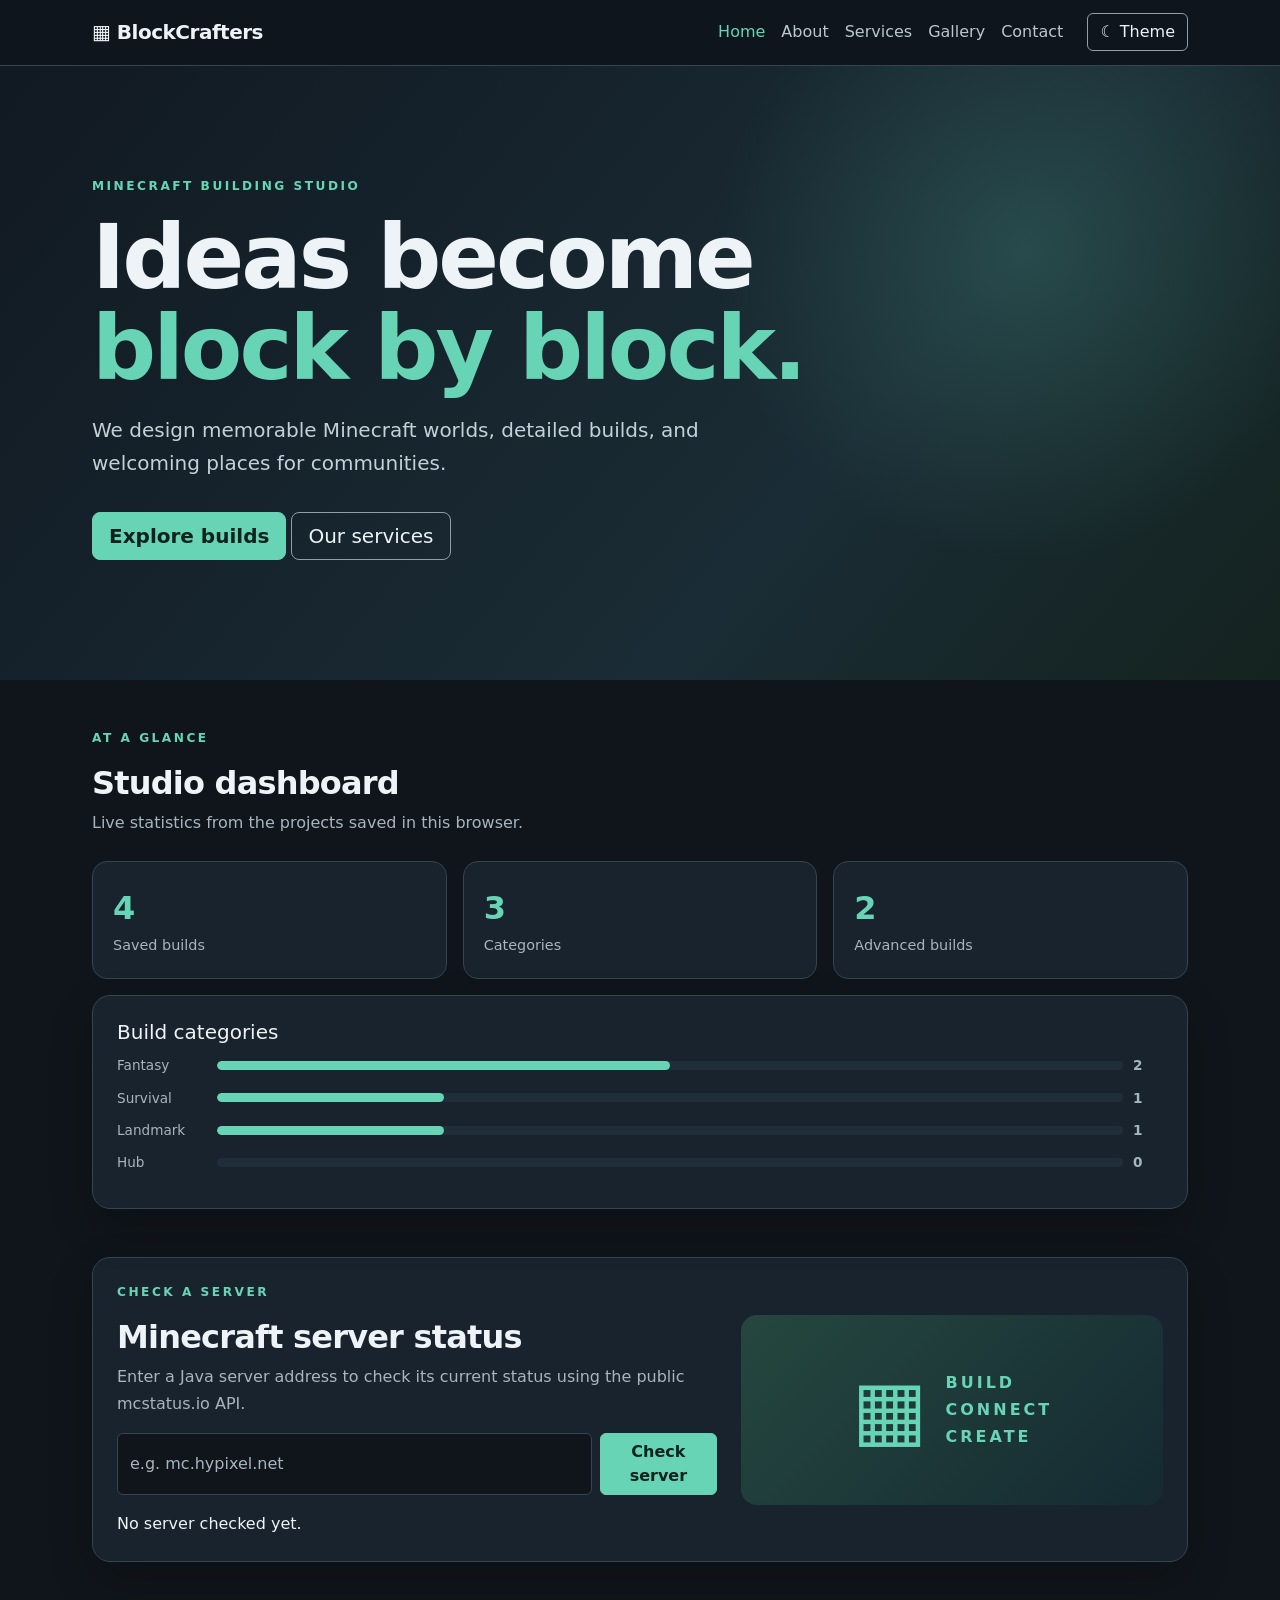
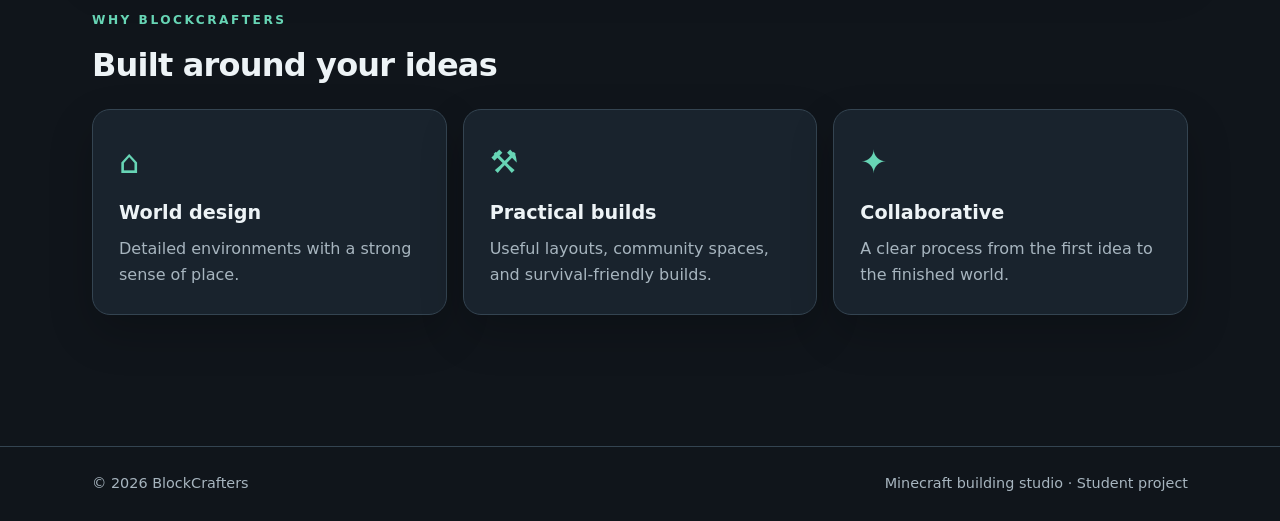
<file: index.html>
<!DOCTYPE html>
<html lang="en">
<head>
  <meta charset="UTF-8">
  <meta name="viewport" content="width=device-width, initial-scale=1.0">
  <title>BlockCrafters | Home</title>
  <link rel="stylesheet" href="https://cdn.jsdelivr.net/npm/bootstrap@5.3.3/dist/css/bootstrap.min.css">
  <link rel="stylesheet" href="css/style.css">
</head>
<body>
<nav class="navbar navbar-expand-lg sticky-top">
  <div class="container">
    <a class="navbar-brand" href="index.html">▦ BlockCrafters</a>
    <button class="navbar-toggler" type="button" data-bs-toggle="collapse" data-bs-target="#nav">
      <span class="navbar-toggler-icon"></span>
    </button>
    <div class="collapse navbar-collapse" id="nav">
      <ul class="navbar-nav ms-auto">
        <li class="nav-item"><a class="nav-link active" href="index.html">Home</a></li>
        <li class="nav-item"><a class="nav-link" href="about.html">About</a></li>
        <li class="nav-item"><a class="nav-link" href="services.html">Services</a></li>
        <li class="nav-item"><a class="nav-link" href="gallery.html">Gallery</a></li>
        <li class="nav-item"><a class="nav-link" href="contact.html">Contact</a></li>
      </ul>
      <button id="themeToggle" class="btn btn-outline-light ms-lg-3">☾ Theme</button>
    </div>
  </div>
</nav>

<header class="hero">
  <div class="container">
    <p class="eyebrow">MINECRAFT BUILDING STUDIO</p>
    <h1>Ideas become<br><span>block by block.</span></h1>
    <p class="lead">We design memorable Minecraft worlds, detailed builds, and welcoming places for communities.</p>
    <a class="btn btn-primary btn-lg" href="gallery.html">Explore builds</a>
    <a class="btn btn-outline-light btn-lg" href="services.html">Our services</a>
  </div>
</header>

<main class="container py-5">
  <section class="section-heading">
    <p class="eyebrow">AT A GLANCE</p>
    <h2>Studio dashboard</h2>
    <p>Live statistics from the projects saved in this browser.</p>
  </section>

  <div id="dashboardStats" class="row g-3 mb-5"></div>

  <section class="panel p-4">
    <div class="row align-items-center g-4">
      <div class="col-lg-7">
        <p class="eyebrow">CHECK A SERVER</p>
        <h2>Minecraft server status</h2>
        <p class="muted">Enter a Java server address to check its current status using the public mcstatus.io API.</p>
        <form id="serverForm" class="d-flex flex-column flex-sm-row gap-2">
          <input id="serverAddress" class="form-control" placeholder="e.g. mc.hypixel.net" aria-label="Minecraft server address">
          <button class="btn btn-primary">Check server</button>
        </form>
        <div id="serverResult" class="mt-3" aria-live="polite">No server checked yet.</div>
      </div>
      <div class="col-lg-5">
        <div class="server-art">▦<span>BUILD<br>CONNECT<br>CREATE</span></div>
      </div>
    </div>
  </section>

  <section class="py-5">
    <div class="section-heading">
      <p class="eyebrow">WHY BLOCKCRAFTERS</p>
      <h2>Built around your ideas</h2>
    </div>
    <div class="row g-3">
      <div class="col-md-4">
        <article class="feature-card">
          <div class="feature-icon">⌂</div>
          <h3>World design</h3>
          <p>Detailed environments with a strong sense of place.</p>
        </article>
      </div>
      <div class="col-md-4">
        <article class="feature-card">
          <div class="feature-icon">⚒</div>
          <h3>Practical builds</h3>
          <p>Useful layouts, community spaces, and survival-friendly builds.</p>
        </article>
      </div>
      <div class="col-md-4">
        <article class="feature-card">
          <div class="feature-icon">✦</div>
          <h3>Collaborative</h3>
          <p>A clear process from the first idea to the finished world.</p>
        </article>
      </div>
    </div>
  </section>
</main>

<footer>
  <div class="container d-flex flex-wrap justify-content-between gap-2">
    <span>© 2026 BlockCrafters</span>
    <span>Minecraft building studio · Student project</span>
  </div>
</footer>

<script src="https://code.jquery.com/jquery-3.7.1.min.js"></script>
<script src="https://cdn.jsdelivr.net/npm/bootstrap@5.3.3/dist/js/bootstrap.bundle.min.js"></script>
<script src="js/app.js"></script>
</body>
</html>
</file>
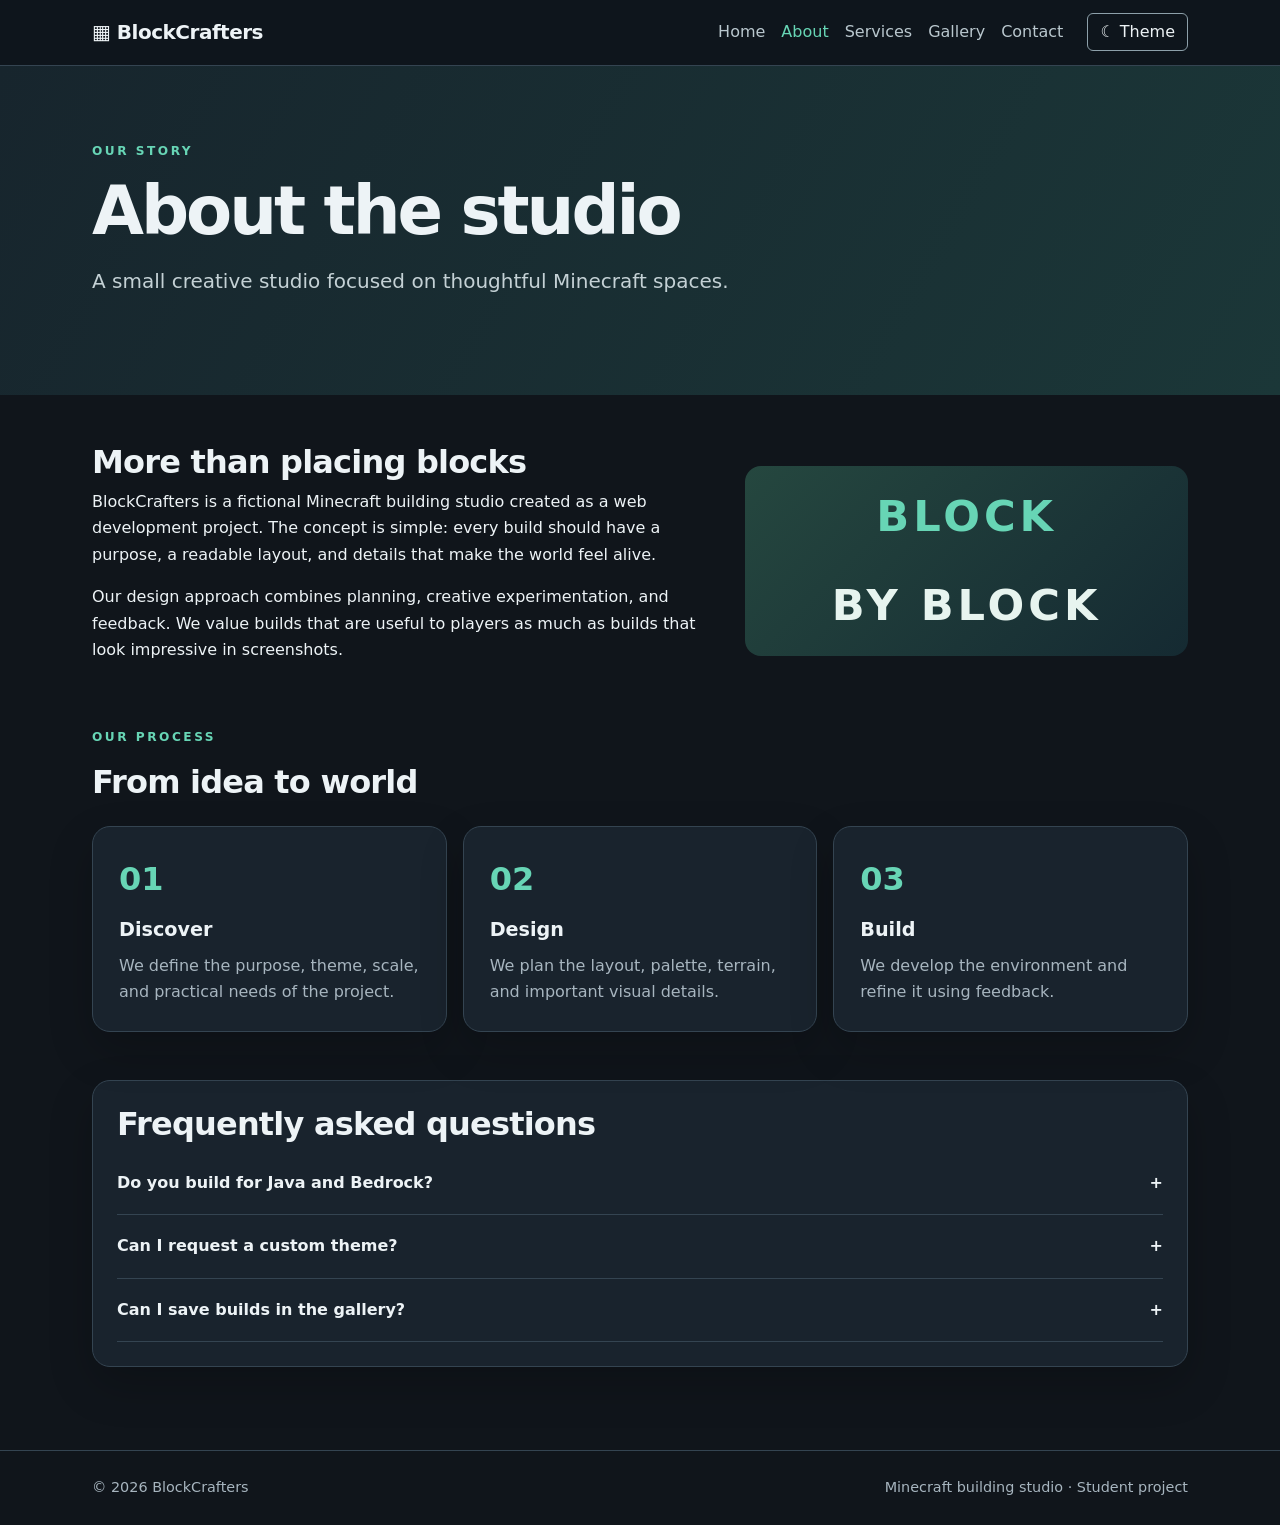
<file: about.html>
<!DOCTYPE html>
<html lang="en">
<head>
  <meta charset="UTF-8">
  <meta name="viewport" content="width=device-width, initial-scale=1.0">
  <title>BlockCrafters | About</title>
  <link rel="stylesheet" href="https://cdn.jsdelivr.net/npm/bootstrap@5.3.3/dist/css/bootstrap.min.css">
  <link rel="stylesheet" href="css/style.css">
</head>
<body>
<nav class="navbar navbar-expand-lg sticky-top">
  <div class="container">
    <a class="navbar-brand" href="index.html">▦ BlockCrafters</a>
    <button class="navbar-toggler" type="button" data-bs-toggle="collapse" data-bs-target="#nav"><span class="navbar-toggler-icon"></span></button>
    <div class="collapse navbar-collapse" id="nav">
      <ul class="navbar-nav ms-auto">
        <li class="nav-item"><a class="nav-link" href="index.html">Home</a></li>
        <li class="nav-item"><a class="nav-link active" href="about.html">About</a></li>
        <li class="nav-item"><a class="nav-link" href="services.html">Services</a></li>
        <li class="nav-item"><a class="nav-link" href="gallery.html">Gallery</a></li>
        <li class="nav-item"><a class="nav-link" href="contact.html">Contact</a></li>
      </ul>
      <button id="themeToggle" class="btn btn-outline-light ms-lg-3">☾ Theme</button>
    </div>
  </div>
</nav>

<header class="page-hero">
  <div class="container">
    <p class="eyebrow">OUR STORY</p>
    <h1>About the studio</h1>
    <p class="lead">A small creative studio focused on thoughtful Minecraft spaces.</p>
  </div>
</header>

<main class="container py-5">
  <div class="row g-4 align-items-center">
    <div class="col-lg-7">
      <h2>More than placing blocks</h2>
      <p>BlockCrafters is a fictional Minecraft building studio created as a web development project. The concept is simple: every build should have a purpose, a readable layout, and details that make the world feel alive.</p>
      <p>Our design approach combines planning, creative experimentation, and feedback. We value builds that are useful to players as much as builds that look impressive in screenshots.</p>
    </div>
    <div class="col-lg-5">
      <div class="about-art">BLOCK<br><span>BY BLOCK</span></div>
    </div>
  </div>

  <section class="py-5">
    <div class="section-heading">
      <p class="eyebrow">OUR PROCESS</p>
      <h2>From idea to world</h2>
    </div>
    <div class="row g-3">
      <div class="col-md-4">
        <article class="feature-card">
          <b class="step">01</b>
          <h3>Discover</h3>
          <p>We define the purpose, theme, scale, and practical needs of the project.</p>
        </article>
      </div>
      <div class="col-md-4">
        <article class="feature-card">
          <b class="step">02</b>
          <h3>Design</h3>
          <p>We plan the layout, palette, terrain, and important visual details.</p>
        </article>
      </div>
      <div class="col-md-4">
        <article class="feature-card">
          <b class="step">03</b>
          <h3>Build</h3>
          <p>We develop the environment and refine it using feedback.</p>
        </article>
      </div>
    </div>
  </section>

  <section class="panel p-4">
    <h2>Frequently asked questions</h2>

    <div class="faq-item">
      <button class="faq-question">Do you build for Java and Bedrock? <span>+</span></button>
      <div class="faq-answer"><p>The studio concept supports both editions, depending on the requested project and technical requirements.</p></div>
    </div>

    <div class="faq-item">
      <button class="faq-question">Can I request a custom theme? <span>+</span></button>
      <div class="faq-answer"><p>Yes. Share a theme, reference images, approximate size, and intended use through the contact page.</p></div>
    </div>

    <div class="faq-item">
      <button class="faq-question">Can I save builds in the gallery? <span>+</span></button>
      <div class="faq-answer"><p>Yes. The gallery manager lets you add, edit, search, filter, and remove local project entries.</p></div>
    </div>
  </section>
</main>

<footer>
  <div class="container d-flex justify-content-between flex-wrap gap-2">
    <span>© 2026 BlockCrafters</span>
    <span>Minecraft building studio · Student project</span>
  </div>
</footer>
<script src="https://code.jquery.com/jquery-3.7.1.min.js"></script>
<script src="https://cdn.jsdelivr.net/npm/bootstrap@5.3.3/dist/js/bootstrap.bundle.min.js"></script>
<script src="js/app.js"></script>
</body>
</html>
</file>
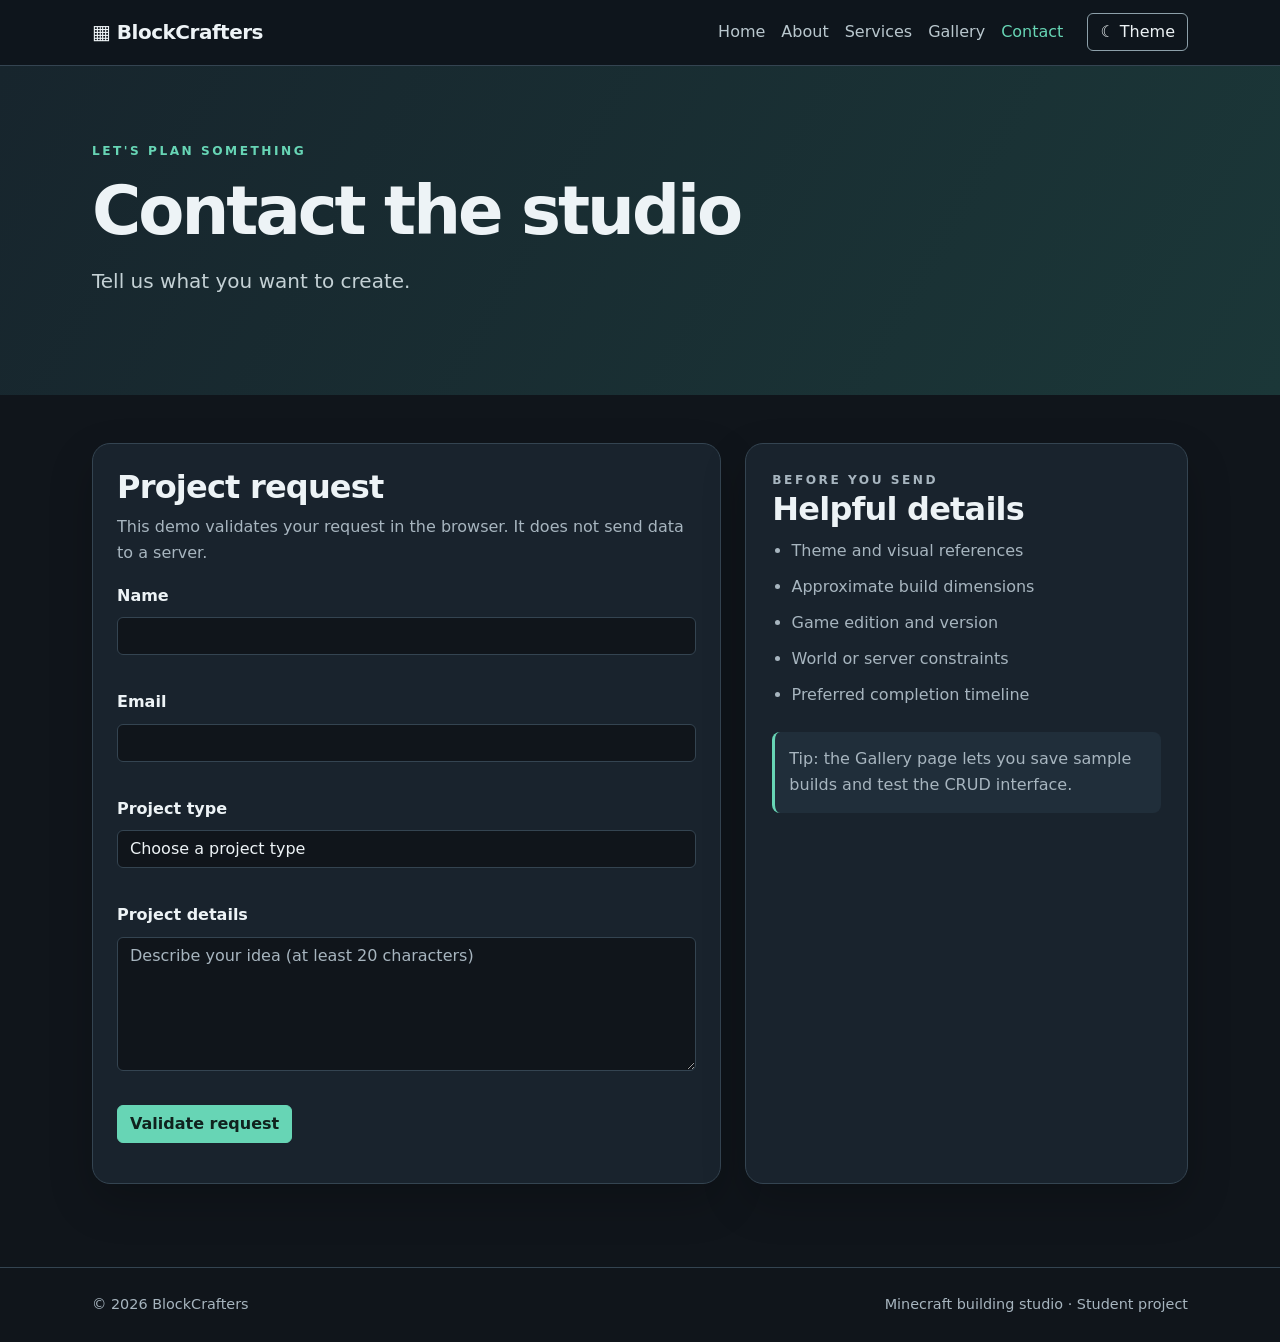
<file: contact.html>
<!DOCTYPE html>
<html lang="en">
<head>
  <meta charset="UTF-8">
  <meta name="viewport" content="width=device-width, initial-scale=1.0">
  <title>BlockCrafters | Contact</title>
  <link rel="stylesheet" href="https://cdn.jsdelivr.net/npm/bootstrap@5.3.3/dist/css/bootstrap.min.css">
  <link rel="stylesheet" href="css/style.css">
</head>
<body>
<nav class="navbar navbar-expand-lg sticky-top">
  <div class="container">
    <a class="navbar-brand" href="index.html">▦ BlockCrafters</a>
    <button class="navbar-toggler" type="button" data-bs-toggle="collapse" data-bs-target="#nav"><span class="navbar-toggler-icon"></span></button>
    <div class="collapse navbar-collapse" id="nav">
      <ul class="navbar-nav ms-auto">
        <li class="nav-item"><a class="nav-link" href="index.html">Home</a></li>
        <li class="nav-item"><a class="nav-link" href="about.html">About</a></li>
        <li class="nav-item"><a class="nav-link" href="services.html">Services</a></li>
        <li class="nav-item"><a class="nav-link" href="gallery.html">Gallery</a></li>
        <li class="nav-item"><a class="nav-link active" href="contact.html">Contact</a></li>
      </ul>
      <button id="themeToggle" class="btn btn-outline-light ms-lg-3">☾ Theme</button>
    </div>
  </div>
</nav>

<header class="page-hero">
  <div class="container">
    <p class="eyebrow">LET'S PLAN SOMETHING</p>
    <h1>Contact the studio</h1>
    <p class="lead">Tell us what you want to create.</p>
  </div>
</header>

<main class="container py-5">
  <div class="row g-4">
    <div class="col-lg-7">
      <section class="panel p-4">
        <h2>Project request</h2>
        <p class="muted">This demo validates your request in the browser. It does not send data to a server.</p>

        <form id="contactForm" novalidate>
          <div class="mb-3">
            <label class="form-label" for="contactName">Name</label>
            <input id="contactName" class="form-control" autocomplete="name">
            <small class="field-error" id="nameError"></small>
          </div>

          <div class="mb-3">
            <label class="form-label" for="contactEmail">Email</label>
            <input id="contactEmail" class="form-control" autocomplete="email">
            <small class="field-error" id="emailError"></small>
          </div>

          <div class="mb-3">
            <label class="form-label" for="contactType">Project type</label>
            <select id="contactType" class="form-select">
              <option value="">Choose a project type</option>
              <option>Spawn / Hub</option>
              <option>Fantasy build</option>
              <option>Survival base</option>
              <option>Terrain / Landscape</option>
              <option>Other</option>
            </select>
            <small class="field-error" id="typeError"></small>
          </div>

          <div class="mb-3">
            <label class="form-label" for="contactMessage">Project details</label>
            <textarea id="contactMessage" class="form-control" rows="5" placeholder="Describe your idea (at least 20 characters)"></textarea>
            <small class="field-error" id="messageError"></small>
          </div>

          <button class="btn btn-primary" type="submit">Validate request</button>
          <div id="contactSuccess" class="success-message mt-3" role="status"></div>
        </form>
      </section>
    </div>

    <div class="col-lg-5">
      <section class="feature-card h-100">
        <p class="eyebrow">BEFORE YOU SEND</p>
        <h2>Helpful details</h2>
        <ul class="help-list">
          <li>Theme and visual references</li>
          <li>Approximate build dimensions</li>
          <li>Game edition and version</li>
          <li>World or server constraints</li>
          <li>Preferred completion timeline</li>
        </ul>
        <div class="notice mt-4">Tip: the Gallery page lets you save sample builds and test the CRUD interface.</div>
      </section>
    </div>
  </div>
</main>

<footer>
  <div class="container d-flex justify-content-between flex-wrap gap-2">
    <span>© 2026 BlockCrafters</span>
    <span>Minecraft building studio · Student project</span>
  </div>
</footer>
<script src="https://code.jquery.com/jquery-3.7.1.min.js"></script>
<script src="https://cdn.jsdelivr.net/npm/bootstrap@5.3.3/dist/js/bootstrap.bundle.min.js"></script>
<script src="js/app.js"></script>
</body>
</html>
</file>
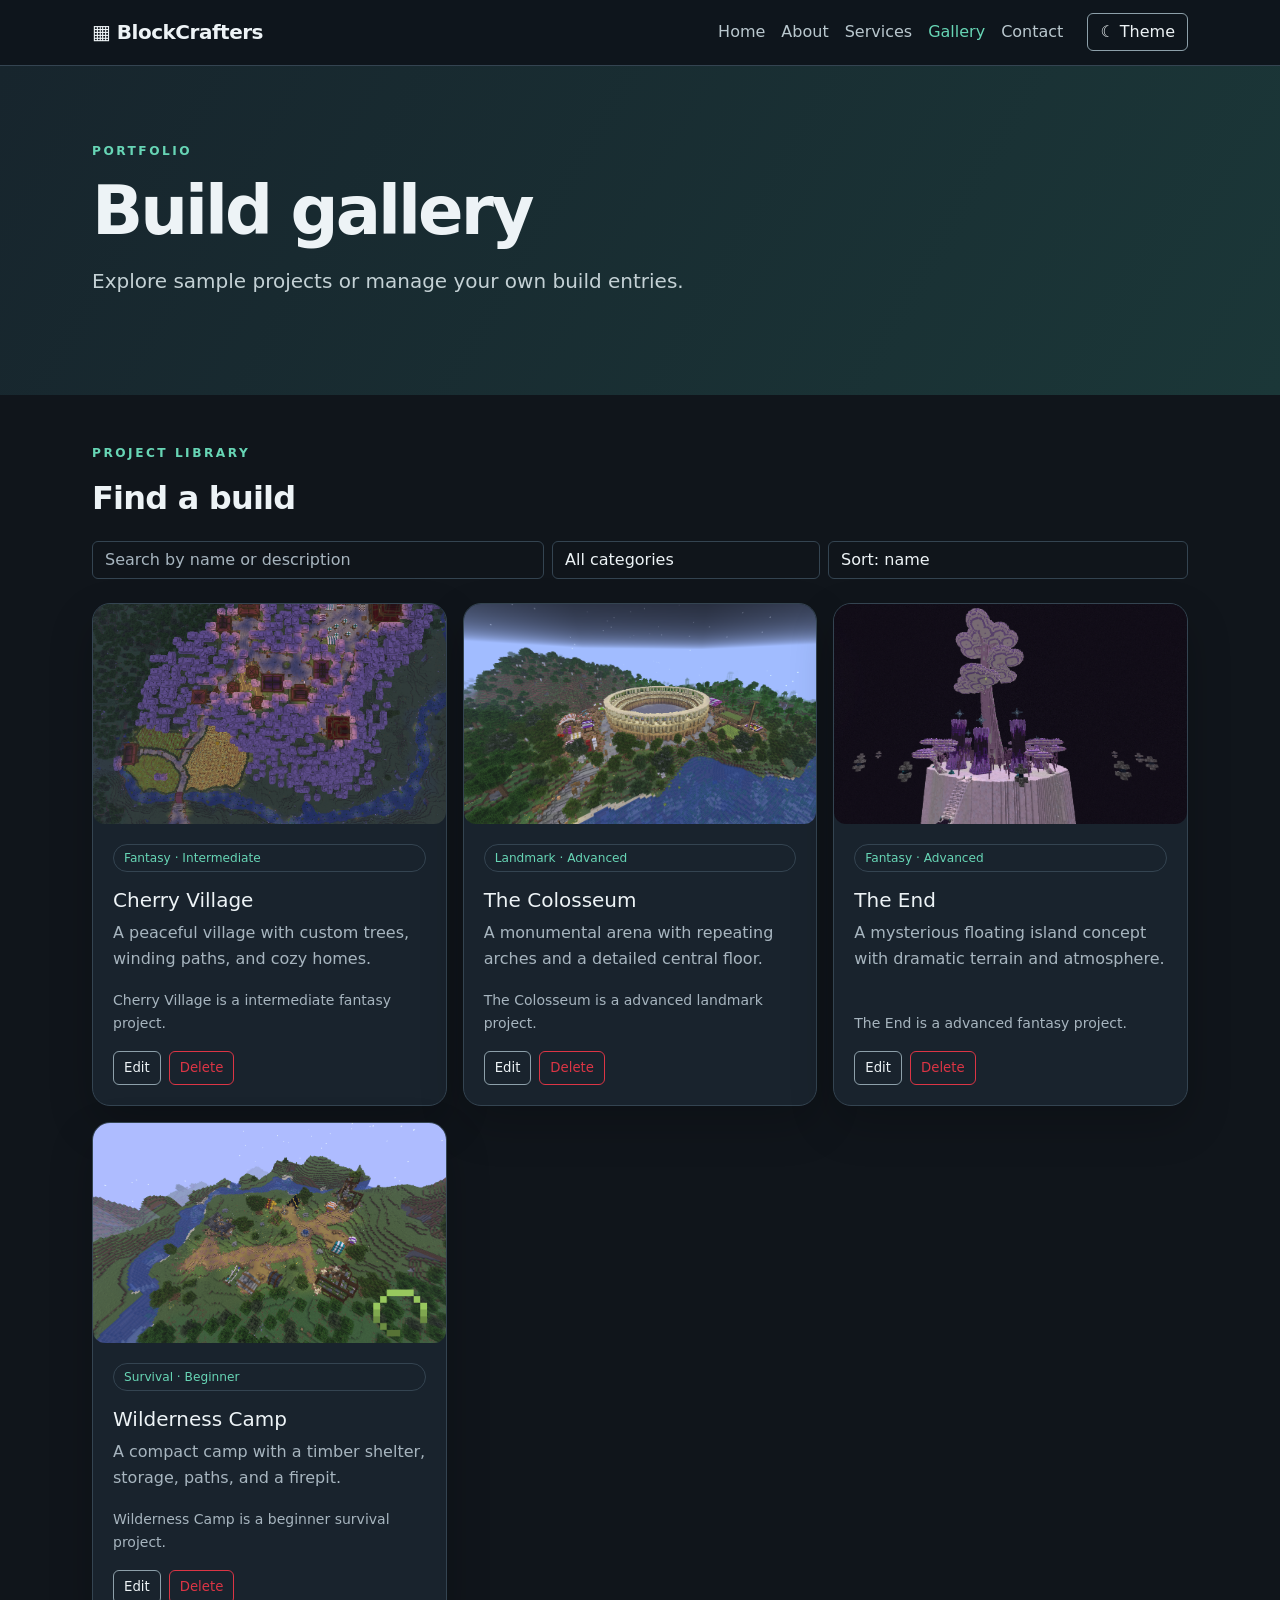
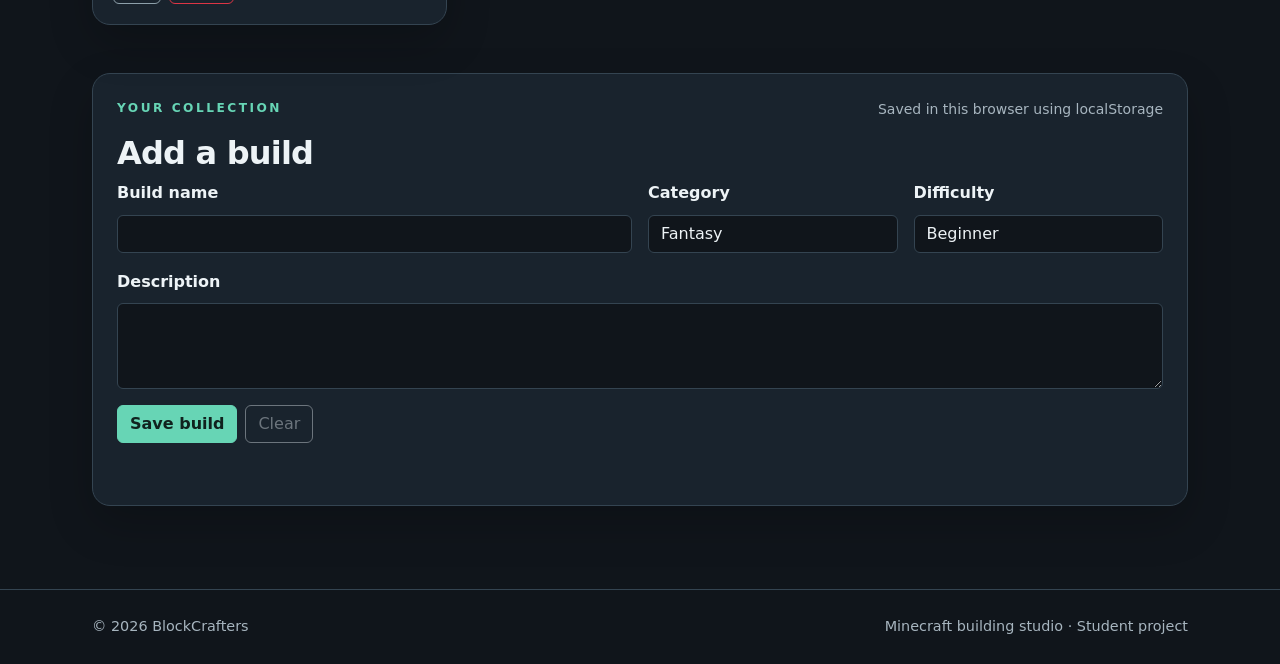
<file: gallery.html>
<!DOCTYPE html>
<html lang="en">
<head>
  <meta charset="UTF-8">
  <meta name="viewport" content="width=device-width, initial-scale=1.0">
  <title>BlockCrafters | Gallery</title>
  <link rel="stylesheet" href="https://cdn.jsdelivr.net/npm/bootstrap@5.3.3/dist/css/bootstrap.min.css">
  <link rel="stylesheet" href="css/style.css">
</head>
<body>
<nav class="navbar navbar-expand-lg sticky-top">
  <div class="container">
    <a class="navbar-brand" href="index.html">▦ BlockCrafters</a>
    <button class="navbar-toggler" type="button" data-bs-toggle="collapse" data-bs-target="#nav"><span class="navbar-toggler-icon"></span></button>
    <div class="collapse navbar-collapse" id="nav">
      <ul class="navbar-nav ms-auto">
        <li class="nav-item"><a class="nav-link" href="index.html">Home</a></li>
        <li class="nav-item"><a class="nav-link" href="about.html">About</a></li>
        <li class="nav-item"><a class="nav-link" href="services.html">Services</a></li>
        <li class="nav-item"><a class="nav-link active" href="gallery.html">Gallery</a></li>
        <li class="nav-item"><a class="nav-link" href="contact.html">Contact</a></li>
      </ul>
      <button id="themeToggle" class="btn btn-outline-light ms-lg-3">☾ Theme</button>
    </div>
  </div>
</nav>

<header class="page-hero">
  <div class="container">
    <p class="eyebrow">PORTFOLIO</p>
    <h1>Build gallery</h1>
    <p class="lead">Explore sample projects or manage your own build entries.</p>
  </div>
</header>

<main class="container py-5">
  <section class="section-heading">
    <p class="eyebrow">PROJECT LIBRARY</p>
    <h2>Find a build</h2>
  </section>

  <div class="toolbar row g-2 mb-4">
    <div class="col-md-5">
      <input id="searchBuilds" class="form-control" placeholder="Search by name or description">
    </div>
    <div class="col-md-3">
      <select id="filterCategory" class="form-select">
        <option value="all">All categories</option>
        <option>Fantasy</option>
        <option>Survival</option>
        <option>Landmark</option>
        <option>Hub</option>
      </select>
    </div>
    <div class="col-md-4">
      <select id="sortBuilds" class="form-select">
        <option value="name">Sort: name</option>
        <option value="newest">Sort: newest</option>
        <option value="oldest">Sort: oldest</option>
      </select>
    </div>
  </div>

  <div id="buildGrid" class="row g-3"></div>

  <div class="panel p-4 mt-5">
    <div class="d-flex flex-wrap justify-content-between gap-2">
      <div>
        <p class="eyebrow">YOUR COLLECTION</p>
        <h2 id="formTitle">Add a build</h2>
      </div>
      <span class="muted small">Saved in this browser using localStorage</span>
    </div>

    <form id="buildForm" class="row g-3">
      <input type="hidden" id="buildId">

      <div class="col-md-6">
        <label class="form-label" for="buildName">Build name</label>
        <input id="buildName" class="form-control" maxlength="50" required>
      </div>

      <div class="col-md-3">
        <label class="form-label" for="buildCategory">Category</label>
        <select id="buildCategory" class="form-select">
          <option>Fantasy</option>
          <option>Survival</option>
          <option>Landmark</option>
          <option>Hub</option>
        </select>
      </div>

      <div class="col-md-3">
        <label class="form-label" for="buildDifficulty">Difficulty</label>
        <select id="buildDifficulty" class="form-select">
          <option>Beginner</option>
          <option>Intermediate</option>
          <option>Advanced</option>
        </select>
      </div>

      <div class="col-12">
        <label class="form-label" for="buildDescription">Description</label>
        <textarea id="buildDescription" class="form-control" rows="3" maxlength="220" required></textarea>
      </div>

      <div class="col-12 d-flex gap-2">
        <button class="btn btn-primary" type="submit">Save build</button>
        <button class="btn btn-outline-secondary" id="cancelEdit" type="button">Clear</button>
      </div>

      <div id="buildFormMessage" class="form-message" aria-live="polite"></div>
    </form>
  </div>
</main>

<footer>
  <div class="container d-flex justify-content-between flex-wrap gap-2">
    <span>© 2026 BlockCrafters</span>
    <span>Minecraft building studio · Student project</span>
  </div>
</footer>
<script src="https://code.jquery.com/jquery-3.7.1.min.js"></script>
<script src="https://cdn.jsdelivr.net/npm/bootstrap@5.3.3/dist/js/bootstrap.bundle.min.js"></script>
<script src="js/app.js"></script>
</body>
</html>
</file>
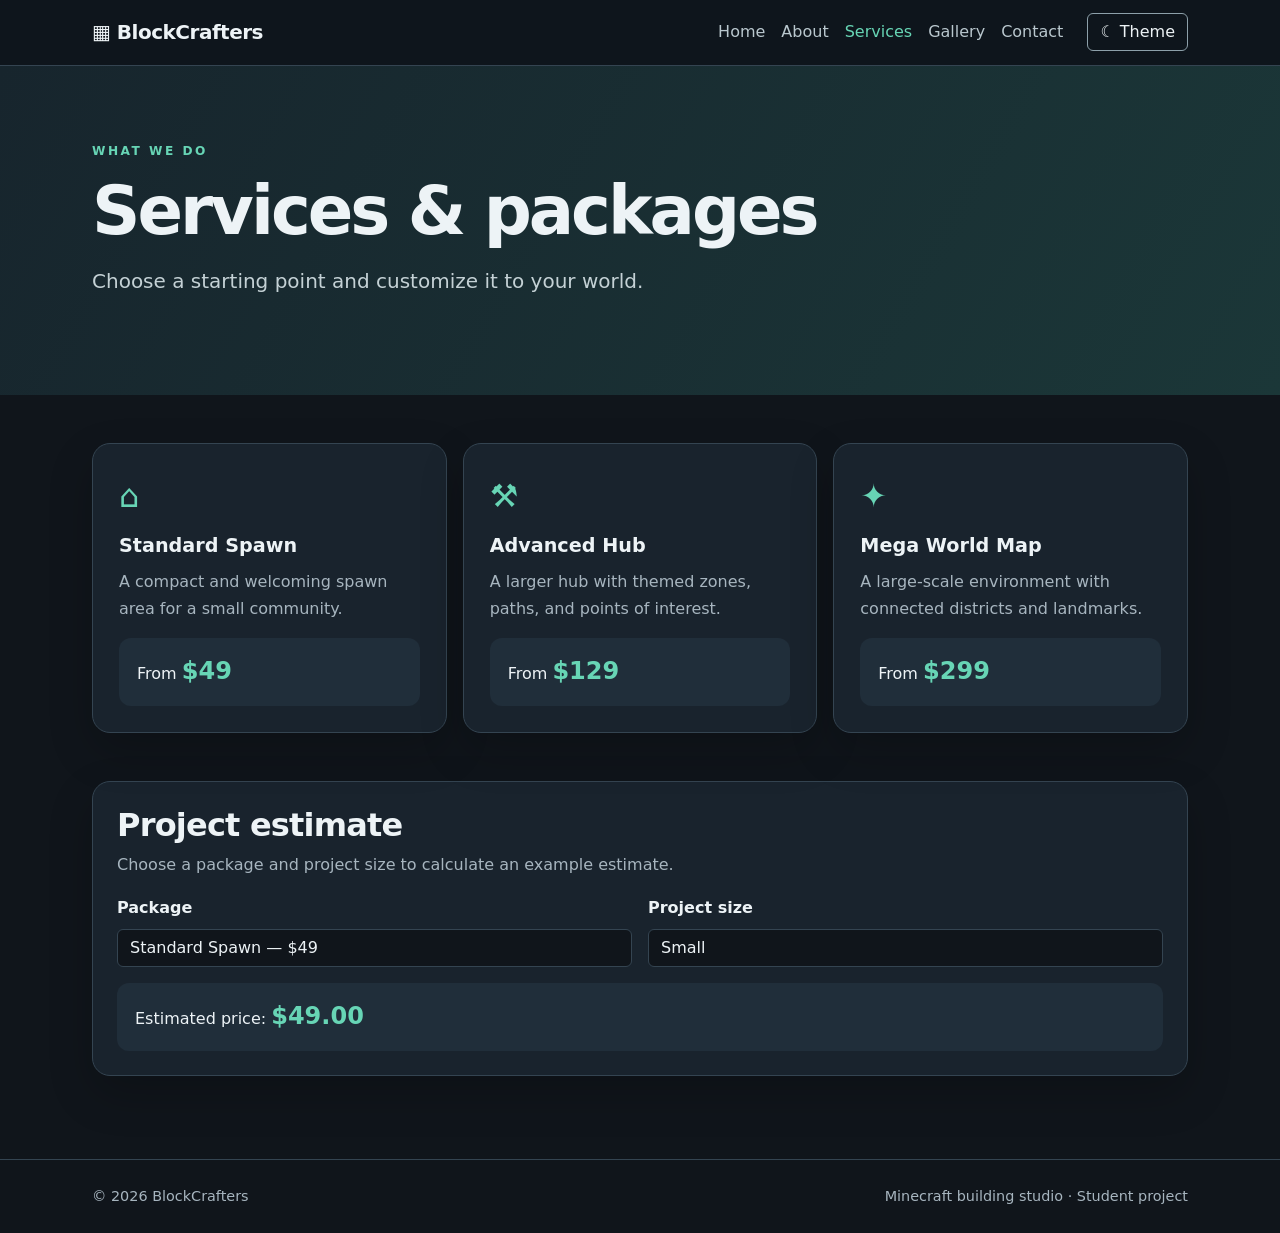
<file: services.html>
<!DOCTYPE html>
<html lang="en">
<head>
  <meta charset="UTF-8">
  <meta name="viewport" content="width=device-width, initial-scale=1.0">
  <title>BlockCrafters | Services</title>
  <link rel="stylesheet" href="https://cdn.jsdelivr.net/npm/bootstrap@5.3.3/dist/css/bootstrap.min.css">
  <link rel="stylesheet" href="css/style.css">
</head>
<body>
<nav class="navbar navbar-expand-lg sticky-top">
  <div class="container">
    <a class="navbar-brand" href="index.html">▦ BlockCrafters</a>
    <button class="navbar-toggler" type="button" data-bs-toggle="collapse" data-bs-target="#nav"><span class="navbar-toggler-icon"></span></button>
    <div class="collapse navbar-collapse" id="nav">
      <ul class="navbar-nav ms-auto">
        <li class="nav-item"><a class="nav-link" href="index.html">Home</a></li>
        <li class="nav-item"><a class="nav-link" href="about.html">About</a></li>
        <li class="nav-item"><a class="nav-link active" href="services.html">Services</a></li>
        <li class="nav-item"><a class="nav-link" href="gallery.html">Gallery</a></li>
        <li class="nav-item"><a class="nav-link" href="contact.html">Contact</a></li>
      </ul>
      <button id="themeToggle" class="btn btn-outline-light ms-lg-3">☾ Theme</button>
    </div>
  </div>
</nav>

<header class="page-hero">
  <div class="container">
    <p class="eyebrow">WHAT WE DO</p>
    <h1>Services & packages</h1>
    <p class="lead">Choose a starting point and customize it to your world.</p>
  </div>
</header>

<main class="container py-5">
  <div id="serviceCards" class="row g-3"></div>

  <section class="panel p-4 mt-5">
    <h2>Project estimate</h2>
    <p class="muted">Choose a package and project size to calculate an example estimate.</p>

    <div class="row g-3">
      <div class="col-md-6">
        <label class="form-label" for="packageSelect">Package</label>
        <select id="packageSelect" class="form-select">
          <option value="49">Standard Spawn — $49</option>
          <option value="129">Advanced Hub — $129</option>
          <option value="299">Mega World Map — $299</option>
        </select>
      </div>

      <div class="col-md-6">
        <label class="form-label" for="sizeSelect">Project size</label>
        <select id="sizeSelect" class="form-select">
          <option value="1">Small</option>
          <option value="1.5">Medium</option>
          <option value="2">Large</option>
        </select>
      </div>
    </div>

    <div class="estimate mt-3">
      Estimated price: <strong id="estimateValue">$49</strong>
    </div>
  </section>
</main>

<footer>
  <div class="container d-flex justify-content-between flex-wrap gap-2">
    <span>© 2026 BlockCrafters</span>
    <span>Minecraft building studio · Student project</span>
  </div>
</footer>
<script src="https://code.jquery.com/jquery-3.7.1.min.js"></script>
<script src="https://cdn.jsdelivr.net/npm/bootstrap@5.3.3/dist/js/bootstrap.bundle.min.js"></script>
<script src="js/app.js"></script>
</body>
</html>
</file>
<file: css/style.css>
:root {
  --bg: #10151b;
  --surface: #19232d;
  --surface2: #202e3a;
  --text: #edf3f6;
  --muted: #a7b5bf;
  --accent: #67d5b5;
  --accent2: #a2f0d7;
  --border: #344451;
  --shadow: 0 18px 45px rgba(0,0,0,.2);
}

[data-theme="light"] {
  --bg: #f2f6f5;
  --surface: #fff;
  --surface2: #e8f1ee;
  --text: #17242a;
  --muted: #586970;
  --accent: #167c68;
  --accent2: #0c5b4d;
  --border: #d5e1dd;
  --shadow: 0 14px 35px rgba(25,60,50,.08);
}

* { box-sizing: border-box; }

body {
  margin: 0;
  background: var(--bg);
  color: var(--text);
  font-family: Inter, system-ui, -apple-system, Segoe UI, sans-serif;
  line-height: 1.65;
}

a { color: var(--accent); }

.navbar {
  background: rgba(15,22,29,.96);
  border-bottom: 1px solid #344451;
}

.navbar-brand {
  font-weight: 850;
  letter-spacing: -.5px;
  color: #edf3f6;
}

.navbar-brand:hover { color: var(--accent); }

.navbar .nav-link {
  color: #b9c7ce;
  padding: .7rem;
}

.navbar .nav-link:hover,
.navbar .nav-link.active { color: var(--accent); }

.navbar-toggler { border-color: #63717b; }
.navbar-toggler-icon { filter: invert(1); }

.btn-primary {
  background: var(--accent);
  border-color: var(--accent);
  color: #10221e;
  font-weight: 750;
}

.btn-primary:hover {
  background: var(--accent2);
  border-color: var(--accent2);
  color: #10221e;
}

.btn-outline-light {
  border-color: #8da0aa;
  color: #edf3f6;
}

.hero {
  padding: 110px 0 120px;
  background: radial-gradient(circle at 80% 30%,rgba(103,213,181,.18),transparent 28%),linear-gradient(130deg,#111922,#1a2c35 65%,#14231f);
  min-height: 470px;
  display: flex;
  align-items: center;
}

.hero h1,
.page-hero h1 {
  font-size: clamp(2.8rem,7vw,5.6rem);
  font-weight: 900;
  line-height: 1.02;
  letter-spacing: -3px;
}

.hero h1 span { color: var(--accent); }

.hero .lead,
.page-hero .lead {
  max-width: 650px;
  color: #c4d1d5;
  margin: 1.2rem 0 2rem;
}

.eyebrow {
  color: var(--accent);
  font-size: .76rem;
  font-weight: 850;
  letter-spacing: 2.5px;
}

.page-hero {
  padding: 75px 0 65px;
  background: linear-gradient(120deg,#17252d,#1b3738);
}

.page-hero h1 {
  font-size: clamp(2.5rem,6vw,4.2rem);
}

.container { max-width: 1120px; }

.section-heading { margin-bottom: 1.5rem; }

.section-heading h2,
h2 {
  font-weight: 850;
  letter-spacing: -.8px;
}

.section-heading p:not(.eyebrow),
.muted { color: var(--muted); }

.panel,
.feature-card,
.build-card,
.service-card {
  background: var(--surface);
  border: 1px solid var(--border);
  border-radius: 18px;
  box-shadow: var(--shadow);
}

.feature-card,
.service-card {
  height: 100%;
  padding: 26px;
}

.feature-card h3,
.service-card h3 {
  font-size: 1.2rem;
  font-weight: 800;
  margin: 12px 0;
}

.feature-card p,
.service-card p {
  color: var(--muted);
  margin-bottom: 0;
}

.feature-icon {
  font-size: 2rem;
  color: var(--accent);
}

.server-art,
.about-art {
  min-height: 190px;
  border-radius: 16px;
  background: linear-gradient(135deg,#25473f,#152a32);
  display: flex;
  align-items: center;
  justify-content: center;
  gap: 18px;
  color: var(--accent);
  font-size: 5rem;
  font-weight: 900;
}

.server-art span {
  font-size: 1rem;
  letter-spacing: 3px;
  line-height: 1.7;
}

.about-art {
  font-size: 2.7rem;
  letter-spacing: 4px;
  flex-direction: column;
}

.about-art span { color: #e7f4ef; }

.step {
  font-size: 2rem;
  color: var(--accent);
}

.faq-item { border-bottom: 1px solid var(--border); }

.faq-question {
  width: 100%;
  border: 0;
  background: transparent;
  color: var(--text);
  text-align: left;
  padding: 18px 0;
  font-weight: 750;
  display: flex;
  justify-content: space-between;
}

.faq-answer {
  display: none;
  color: var(--muted);
  padding: 0 0 14px;
}

.faq-answer p { margin: 0; }

.form-control,
.form-select {
  background: var(--bg);
  border-color: var(--border);
  color: var(--text);
}

.form-control:focus,
.form-select:focus {
  background: var(--bg);
  color: var(--text);
  border-color: var(--accent);
  box-shadow: 0 0 0 .2rem rgba(103,213,181,.14);
}

.form-control::placeholder { color: var(--muted); }
.form-label { font-weight: 700; }

.estimate {
  padding: 14px 18px;
  background: var(--surface2);
  border-radius: 12px;
}

.estimate strong {
  color: var(--accent);
  font-size: 1.5rem;
}

.build-card {
  overflow: hidden;
  height: 100%;
  display: flex;
  flex-direction: column;
}

.build-visual {
  height: 145px;
  background: linear-gradient(135deg,#274b43,#253544);
  display: flex;
  align-items: center;
  justify-content: center;
  font-size: 3rem;
  color: var(--accent);
}

.build-body {
  padding: 20px;
  display: flex;
  flex-direction: column;
  flex: 1;
}

.build-body p {
  color: var(--muted);
  flex: 1;
}

.tag {
  display: inline-block;
  border: 1px solid var(--border);
  border-radius: 30px;
  padding: 3px 10px;
  color: var(--accent);
  font-size: .76rem;
}

.build-actions {
  display: flex;
  gap: 8px;
  flex-wrap: wrap;
}

.btn-small {
  font-size: .83rem;
  padding: 6px 10px;
}

.field-error {
  display: block;
  color: #ff8e8e;
  min-height: 1.3em;
}

.success-message {
  color: var(--accent);
  font-weight: 700;
}

.form-message {
  color: var(--accent);
  min-height: 1.4em;
}

.notice {
  background: var(--surface2);
  border-left: 3px solid var(--accent);
  padding: 14px;
  border-radius: 8px;
  color: var(--muted);
}

.help-list {
  color: var(--muted);
  padding-left: 1.2rem;
}

.help-list li { margin: .6rem 0; }

.stat-card {
  background: var(--surface);
  border: 1px solid var(--border);
  border-radius: 15px;
  padding: 20px;
}

.stat-number {
  font-size: 2rem;
  font-weight: 900;
  color: var(--accent);
}

.stat-label {
  color: var(--muted);
  font-size: .9rem;
}

.bar-row {
  display: grid;
  grid-template-columns: 90px 1fr 30px;
  gap: 10px;
  align-items: center;
  margin: 10px 0;
  color: var(--muted);
  font-size: .85rem;
}

.bar-track {
  height: 9px;
  border-radius: 20px;
  background: var(--surface2);
  overflow: hidden;
}

.bar-fill {
  height: 100%;
  background: var(--accent);
  border-radius: 20px;
}

footer {
  border-top: 1px solid var(--border);
  padding: 25px 0;
  color: var(--muted);
  font-size: .9rem;
  margin-top: 35px;
}

button:focus-visible,
a:focus-visible {
  outline: 3px solid var(--accent);
  outline-offset: 3px;
}

@media(max-width:767px) {
  .hero { padding: 75px 0; }
  .hero h1,
  .page-hero h1 { letter-spacing: -1.5px; }
  .server-art { min-height: 130px; }
  .navbar .btn { margin: 10px 0; }
  .panel { padding: 20px !important; }
}
.build-visual {
    width: 100%;
    height: 220px;
    overflow: hidden;
    border-radius: 12px;
    background: #202a35;
}

.build-image {
    width: 100%;
    height: 100%;
    object-fit: cover;
    display: block;
}

.build-image-placeholder {
    width: 100%;
    height: 220px;
    display: grid;
    place-items: center;
    color: #aaa;
    background: #202a35;
    font-size: 2rem;
}

.build-card {
    overflow: hidden;
}
</file>
